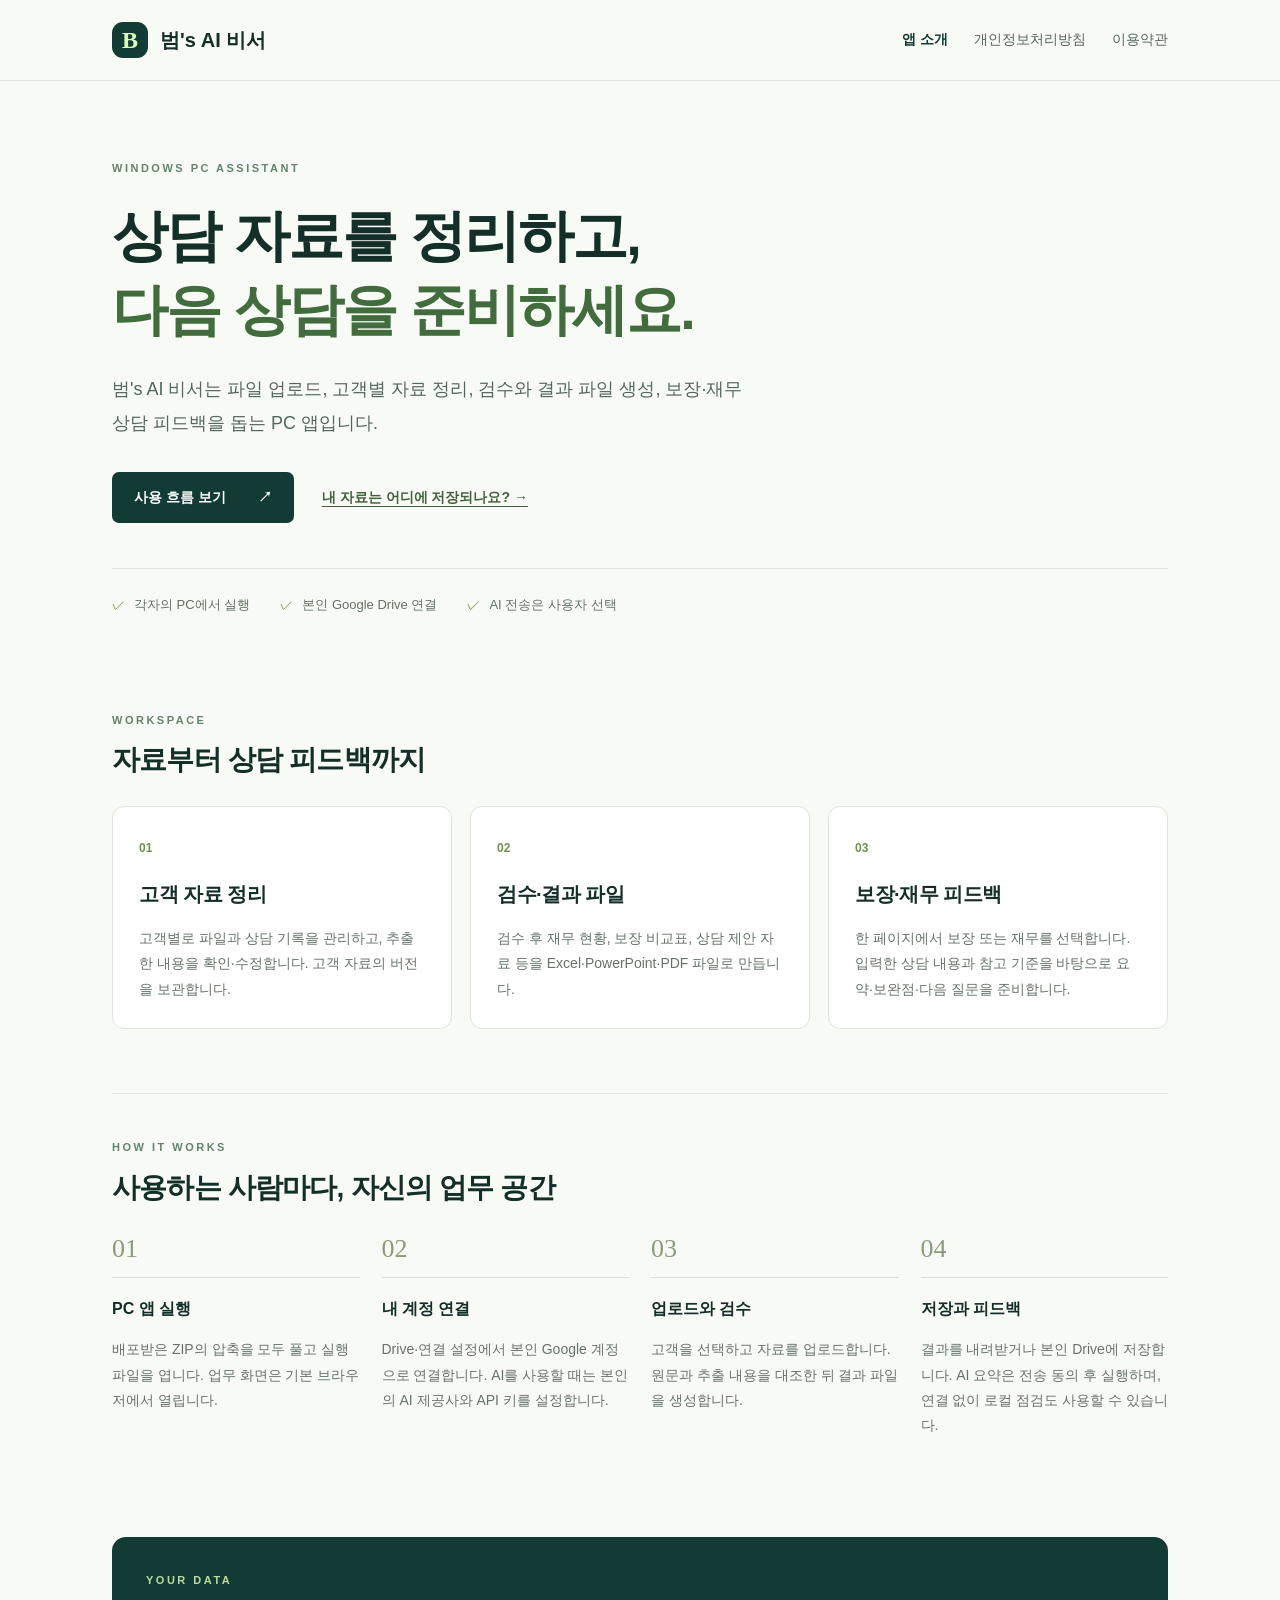
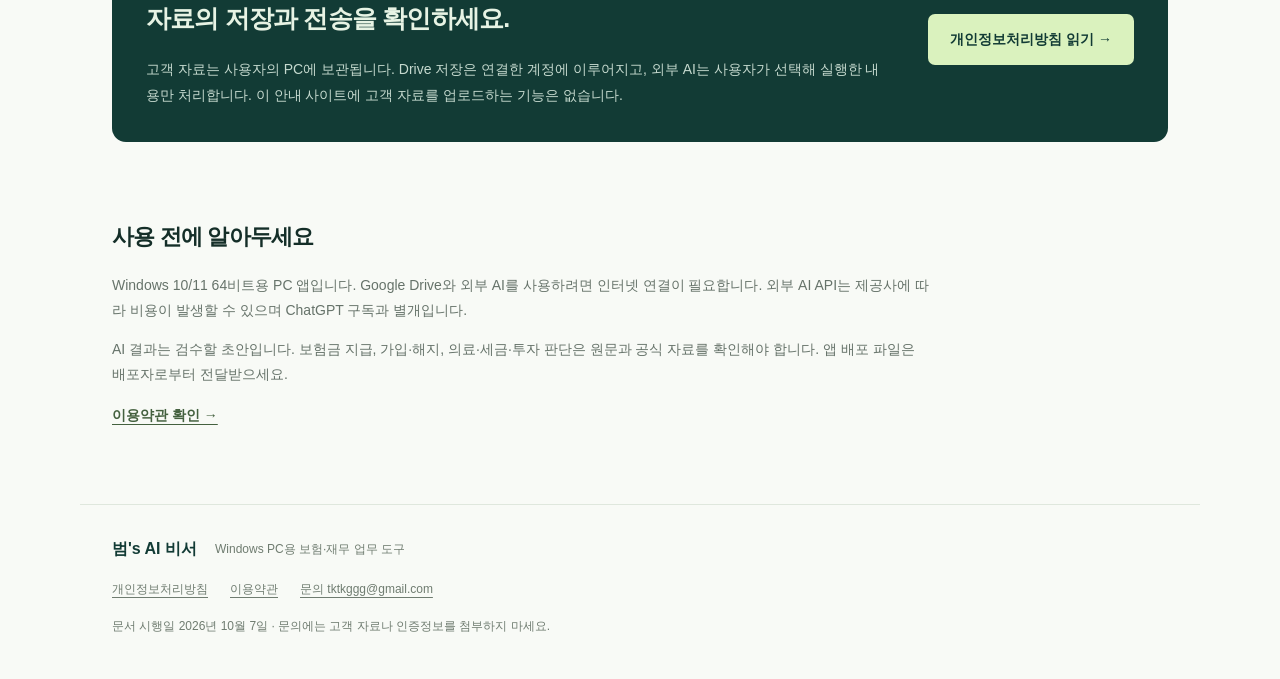
<file: index.html>
<!doctype html>
<html lang="ko"><head><meta charset="utf-8"><meta name="viewport" content="width=device-width,initial-scale=1"><title>앱 소개 · 범&#x27;s AI 비서</title><meta name="description" content="각자의 PC와 Google Drive에서 고객 자료를 관리하는 보험·재무 업무 도구, 범&#x27;s AI 비서."><link rel="icon" type="image/svg+xml" href="data:image/svg+xml,%3Csvg%20xmlns%3D%22http%3A//www.w3.org/2000/svg%22%20viewBox%3D%220%200%2064%2064%22%3E%3Crect%20width%3D%2264%22%20height%3D%2264%22%20rx%3D%2218%22%20fill%3D%22%23123b35%22/%3E%3Cpath%20d%3D%22M20%2018h17c12%200%2013%2014%204%2017%2012%203%208%2015-4%2015H20V18Zm8%207v8h8c6%200%206-8%200-8h-8Zm0%2015v4h9c5%200%205-4%200-4h-9Z%22%20fill%3D%22%23d7ffb6%22/%3E%3C/svg%3E"><link rel="stylesheet" href="styles.css"></head>
<body><a class="skip" href="#main">본문으로 건너뛰기</a><header><div class="bar"><a class="brand" href="./"><span class="mark" aria-hidden="true">B</span>범&#x27;s AI 비서</a><nav aria-label="주요 메뉴"><a href="./" aria-current="page">앱 소개</a><a href="privacy.html">개인정보처리방침</a><a href="terms.html">이용약관</a></nav></div></header><main id="main"><section class="hero"><div class="eyebrow">WINDOWS PC ASSISTANT</div><h1>상담 자료를 정리하고,<br><em>다음 상담을 준비하세요.</em></h1><p class="lead">범's AI 비서는 파일 업로드, 고객별 자료 정리, 검수와 결과 파일 생성, 보장·재무 상담 피드백을 돕는 PC 앱입니다.</p><div class="actions"><a class="button" href="#how">사용 흐름 보기 <span aria-hidden="true">↗</span></a><a class="textlink" href="privacy.html">내 자료는 어디에 저장되나요? →</a></div><div class="strip"><span>각자의 PC에서 실행</span><span>본인 Google Drive 연결</span><span>AI 전송은 사용자 선택</span></div></section>
<section class="section" aria-labelledby="features"><div class="section-top"><div class="eyebrow">WORKSPACE</div><h2 id="features">자료부터 상담 피드백까지</h2></div><div class="cards"><article><span class="number">01</span><h3>고객 자료 정리</h3><p>고객별로 파일과 상담 기록을 관리하고, 추출한 내용을 확인·수정합니다. 고객 자료의 버전을 보관합니다.</p></article><article><span class="number">02</span><h3>검수·결과 파일</h3><p>검수 후 재무 현황, 보장 비교표, 상담 제안 자료 등을 Excel·PowerPoint·PDF 파일로 만듭니다.</p></article><article><span class="number">03</span><h3>보장·재무 피드백</h3><p>한 페이지에서 보장 또는 재무를 선택합니다. 입력한 상담 내용과 참고 기준을 바탕으로 요약·보완점·다음 질문을 준비합니다.</p></article></div></section>
<section class="section flow-section" id="how" aria-labelledby="flow"><div class="section-top"><div class="eyebrow">HOW IT WORKS</div><h2 id="flow">사용하는 사람마다, 자신의 업무 공간</h2></div><ol class="flow"><li><strong>PC 앱 실행</strong><p>배포받은 ZIP의 압축을 모두 풀고 실행 파일을 엽니다. 업무 화면은 기본 브라우저에서 열립니다.</p></li><li><strong>내 계정 연결</strong><p>Drive·연결 설정에서 본인 Google 계정으로 연결합니다. AI를 사용할 때는 본인의 AI 제공사와 API 키를 설정합니다.</p></li><li><strong>업로드와 검수</strong><p>고객을 선택하고 자료를 업로드합니다. 원문과 추출 내용을 대조한 뒤 결과 파일을 생성합니다.</p></li><li><strong>저장과 피드백</strong><p>결과를 내려받거나 본인 Drive에 저장합니다. AI 요약은 전송 동의 후 실행하며, 연결 없이 로컬 점검도 사용할 수 있습니다.</p></li></ol></section>
<section class="section privacy-band"><div><div class="eyebrow">YOUR DATA</div><h2>자료의 저장과 전송을 확인하세요.</h2><p>고객 자료는 사용자의 PC에 보관됩니다. Drive 저장은 연결한 계정에 이루어지고, 외부 AI는 사용자가 선택해 실행한 내용만 처리합니다. 이 안내 사이트에 고객 자료를 업로드하는 기능은 없습니다.</p></div><a class="button light" href="privacy.html">개인정보처리방침 읽기 →</a></section>
<section class="section notes"><h2>사용 전에 알아두세요</h2><p>Windows 10/11 64비트용 PC 앱입니다. Google Drive와 외부 AI를 사용하려면 인터넷 연결이 필요합니다. 외부 AI API는 제공사에 따라 비용이 발생할 수 있으며 ChatGPT 구독과 별개입니다.</p><p>AI 결과는 검수할 초안입니다. 보험금 지급, 가입·해지, 의료·세금·투자 판단은 원문과 공식 자료를 확인해야 합니다. 앱 배포 파일은 배포자로부터 전달받으세요.</p><a class="textlink" href="terms.html">이용약관 확인 →</a></section></main><footer><div><strong>범&#x27;s AI 비서</strong><span>Windows PC용 보험·재무 업무 도구</span></div><nav aria-label="하단 메뉴"><a href="privacy.html">개인정보처리방침</a><a href="terms.html">이용약관</a><a href="mailto:tktkggg@gmail.com">문의 tktkggg@gmail.com</a></nav><p>문서 시행일 2026년 10월 7일 · 문의에는 고객 자료나 인증정보를 첨부하지 마세요.</p></footer></body></html>
</file>
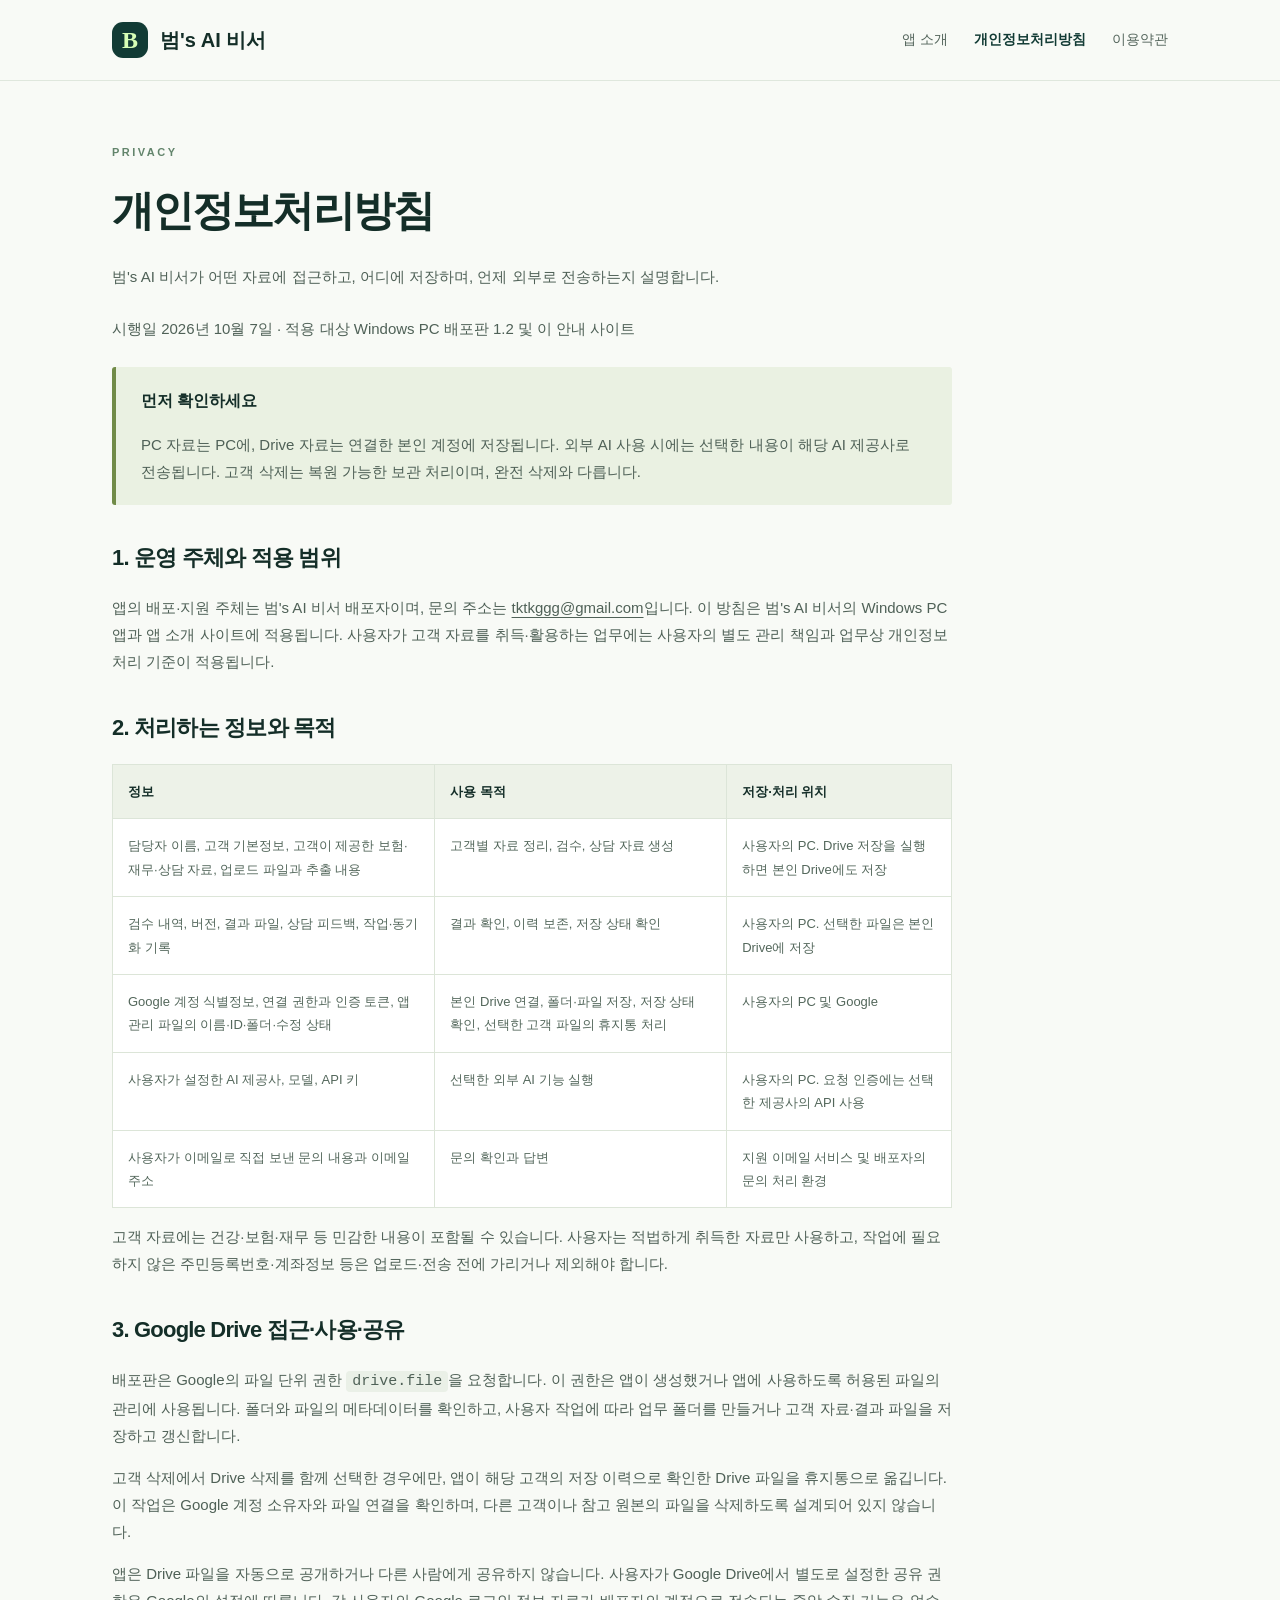
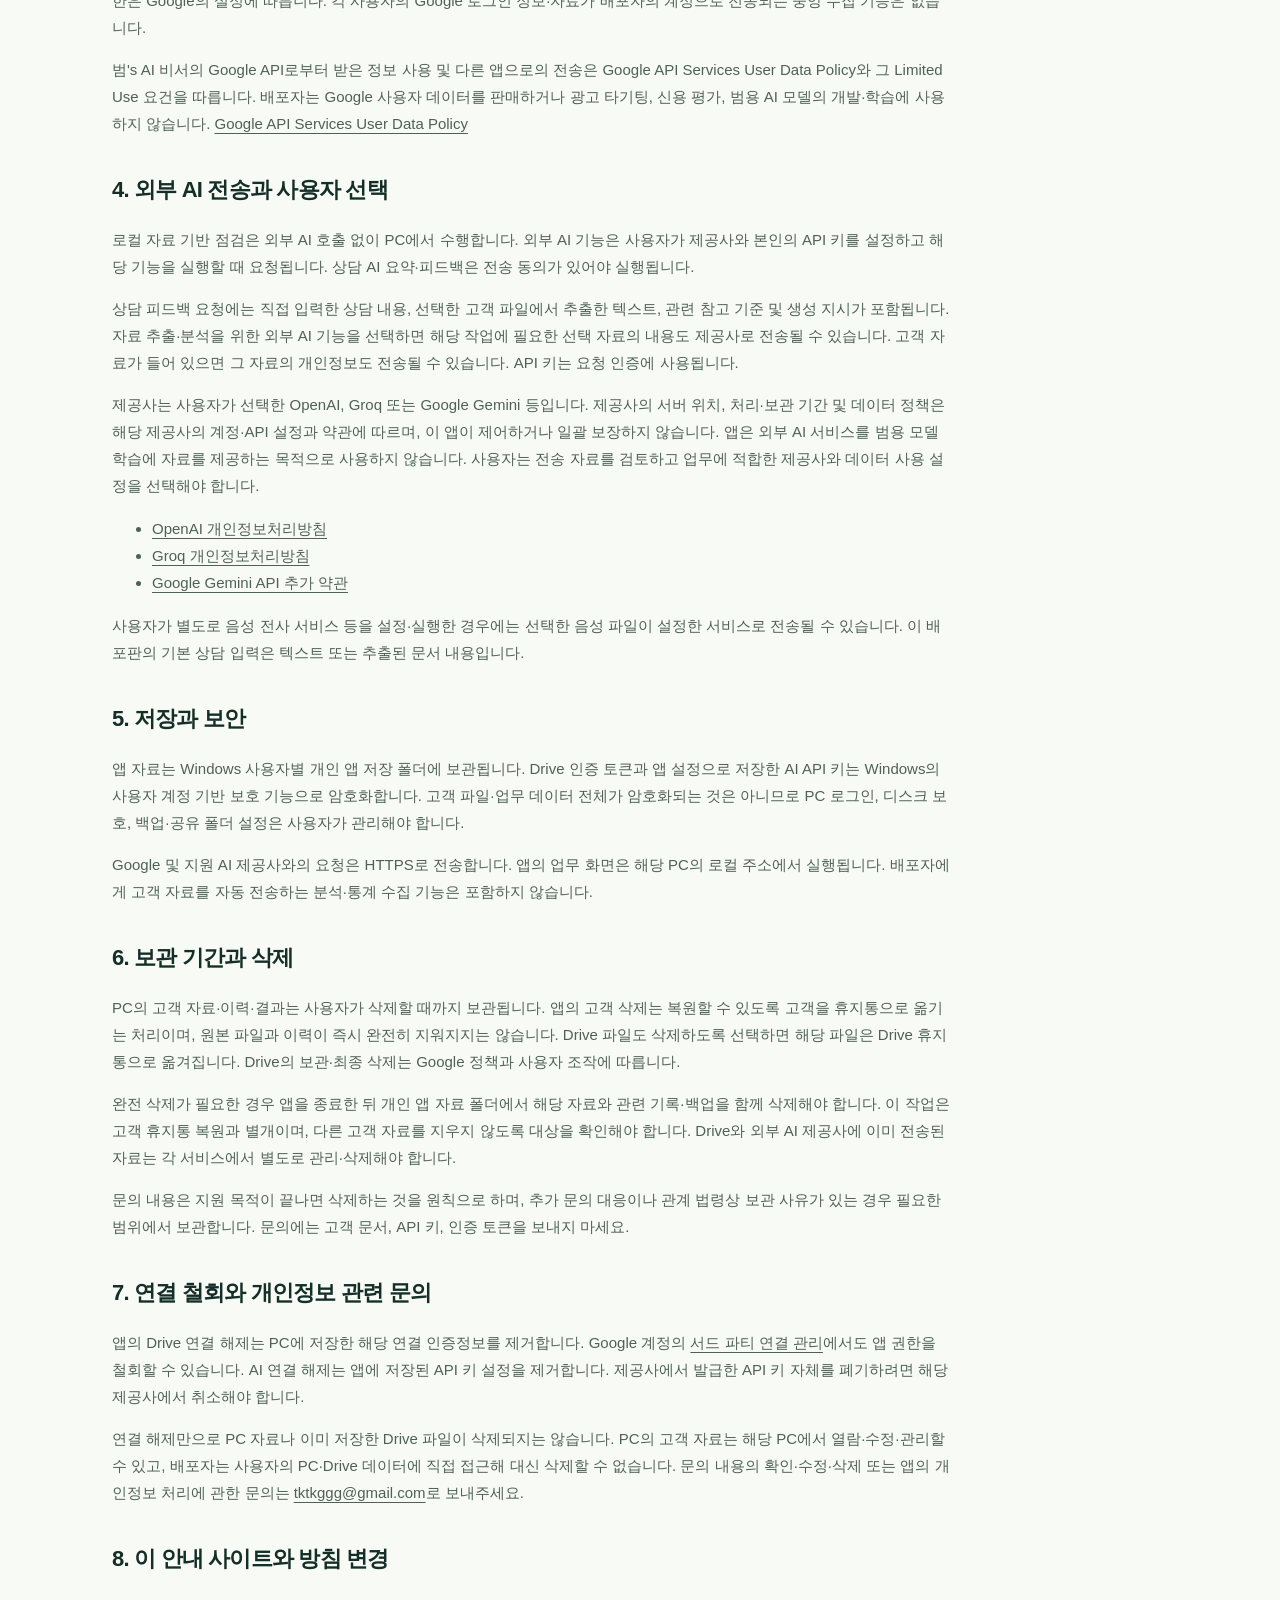
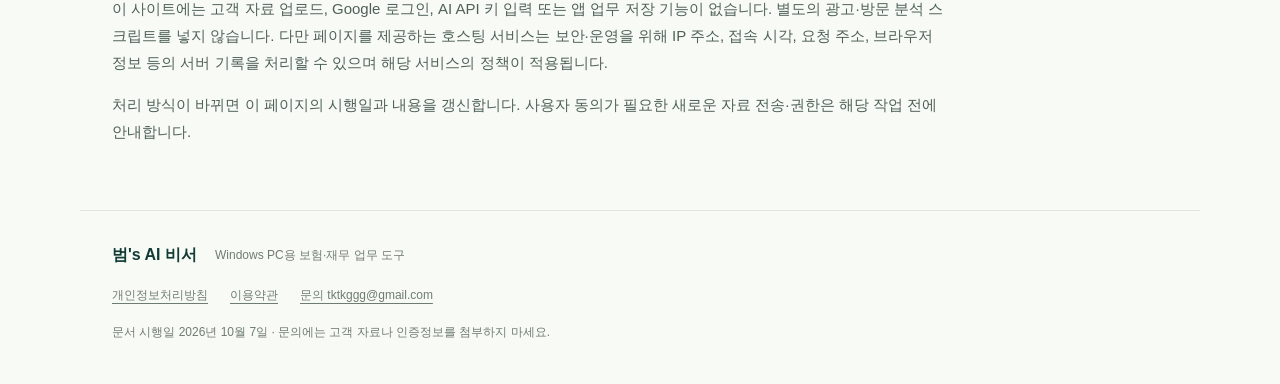
<file: privacy.html>
<!doctype html>
<html lang="ko"><head><meta charset="utf-8"><meta name="viewport" content="width=device-width,initial-scale=1"><title>개인정보처리방침 · 범&#x27;s AI 비서</title><meta name="description" content="범&#x27;s AI 비서의 PC 저장, Google Drive 접근, 외부 AI 전송과 삭제·연결 철회 방법."><link rel="icon" type="image/svg+xml" href="data:image/svg+xml,%3Csvg%20xmlns%3D%22http%3A//www.w3.org/2000/svg%22%20viewBox%3D%220%200%2064%2064%22%3E%3Crect%20width%3D%2264%22%20height%3D%2264%22%20rx%3D%2218%22%20fill%3D%22%23123b35%22/%3E%3Cpath%20d%3D%22M20%2018h17c12%200%2013%2014%204%2017%2012%203%208%2015-4%2015H20V18Zm8%207v8h8c6%200%206-8%200-8h-8Zm0%2015v4h9c5%200%205-4%200-4h-9Z%22%20fill%3D%22%23d7ffb6%22/%3E%3C/svg%3E"><link rel="stylesheet" href="styles.css"></head>
<body><a class="skip" href="#main">본문으로 건너뛰기</a><header><div class="bar"><a class="brand" href="./"><span class="mark" aria-hidden="true">B</span>범&#x27;s AI 비서</a><nav aria-label="주요 메뉴"><a href="./">앱 소개</a><a href="privacy.html" aria-current="page">개인정보처리방침</a><a href="terms.html">이용약관</a></nav></div></header><main id="main"><article class="document"><div class="eyebrow">PRIVACY</div><h1>개인정보처리방침</h1><p class="doc-intro">범's AI 비서가 어떤 자료에 접근하고, 어디에 저장하며, 언제 외부로 전송하는지 설명합니다.</p><p class="date">시행일 2026년 10월 7일 · 적용 대상 Windows PC 배포판 1.2 및 이 안내 사이트</p>
<aside class="summary"><strong>먼저 확인하세요</strong><p>PC 자료는 PC에, Drive 자료는 연결한 본인 계정에 저장됩니다. 외부 AI 사용 시에는 선택한 내용이 해당 AI 제공사로 전송됩니다. 고객 삭제는 복원 가능한 보관 처리이며, 완전 삭제와 다릅니다.</p></aside>
<section><h2>1. 운영 주체와 적용 범위</h2><p>앱의 배포·지원 주체는 범's AI 비서 배포자이며, 문의 주소는 <a href="mailto:tktkggg@gmail.com">tktkggg@gmail.com</a>입니다. 이 방침은 범's AI 비서의 Windows PC 앱과 앱 소개 사이트에 적용됩니다. 사용자가 고객 자료를 취득·활용하는 업무에는 사용자의 별도 관리 책임과 업무상 개인정보 처리 기준이 적용됩니다.</p></section>
<section><h2>2. 처리하는 정보와 목적</h2><div class="table-wrap"><table><thead><tr><th>정보</th><th>사용 목적</th><th>저장·처리 위치</th></tr></thead><tbody><tr><td>담당자 이름, 고객 기본정보, 고객이 제공한 보험·재무·상담 자료, 업로드 파일과 추출 내용</td><td>고객별 자료 정리, 검수, 상담 자료 생성</td><td>사용자의 PC. Drive 저장을 실행하면 본인 Drive에도 저장</td></tr><tr><td>검수 내역, 버전, 결과 파일, 상담 피드백, 작업·동기화 기록</td><td>결과 확인, 이력 보존, 저장 상태 확인</td><td>사용자의 PC. 선택한 파일은 본인 Drive에 저장</td></tr><tr><td>Google 계정 식별정보, 연결 권한과 인증 토큰, 앱 관리 파일의 이름·ID·폴더·수정 상태</td><td>본인 Drive 연결, 폴더·파일 저장, 저장 상태 확인, 선택한 고객 파일의 휴지통 처리</td><td>사용자의 PC 및 Google</td></tr><tr><td>사용자가 설정한 AI 제공사, 모델, API 키</td><td>선택한 외부 AI 기능 실행</td><td>사용자의 PC. 요청 인증에는 선택한 제공사의 API 사용</td></tr><tr><td>사용자가 이메일로 직접 보낸 문의 내용과 이메일 주소</td><td>문의 확인과 답변</td><td>지원 이메일 서비스 및 배포자의 문의 처리 환경</td></tr></tbody></table></div><p>고객 자료에는 건강·보험·재무 등 민감한 내용이 포함될 수 있습니다. 사용자는 적법하게 취득한 자료만 사용하고, 작업에 필요하지 않은 주민등록번호·계좌정보 등은 업로드·전송 전에 가리거나 제외해야 합니다.</p></section>
<section><h2>3. Google Drive 접근·사용·공유</h2><p>배포판은 Google의 파일 단위 권한 <code>drive.file</code>을 요청합니다. 이 권한은 앱이 생성했거나 앱에 사용하도록 허용된 파일의 관리에 사용됩니다. 폴더와 파일의 메타데이터를 확인하고, 사용자 작업에 따라 업무 폴더를 만들거나 고객 자료·결과 파일을 저장하고 갱신합니다.</p><p>고객 삭제에서 Drive 삭제를 함께 선택한 경우에만, 앱이 해당 고객의 저장 이력으로 확인한 Drive 파일을 휴지통으로 옮깁니다. 이 작업은 Google 계정 소유자와 파일 연결을 확인하며, 다른 고객이나 참고 원본의 파일을 삭제하도록 설계되어 있지 않습니다.</p><p>앱은 Drive 파일을 자동으로 공개하거나 다른 사람에게 공유하지 않습니다. 사용자가 Google Drive에서 별도로 설정한 공유 권한은 Google의 설정에 따릅니다. 각 사용자의 Google 로그인 정보·자료가 배포자의 계정으로 전송되는 중앙 수집 기능은 없습니다.</p><p>범's AI 비서의 Google API로부터 받은 정보 사용 및 다른 앱으로의 전송은 Google API Services User Data Policy와 그 Limited Use 요건을 따릅니다. 배포자는 Google 사용자 데이터를 판매하거나 광고 타기팅, 신용 평가, 범용 AI 모델의 개발·학습에 사용하지 않습니다. <a href="https://developers.google.com/terms/api-services-user-data-policy" target="_blank" rel="noopener noreferrer">Google API Services User Data Policy</a></p></section>
<section><h2>4. 외부 AI 전송과 사용자 선택</h2><p>로컬 자료 기반 점검은 외부 AI 호출 없이 PC에서 수행합니다. 외부 AI 기능은 사용자가 제공사와 본인의 API 키를 설정하고 해당 기능을 실행할 때 요청됩니다. 상담 AI 요약·피드백은 전송 동의가 있어야 실행됩니다.</p><p>상담 피드백 요청에는 직접 입력한 상담 내용, 선택한 고객 파일에서 추출한 텍스트, 관련 참고 기준 및 생성 지시가 포함됩니다. 자료 추출·분석을 위한 외부 AI 기능을 선택하면 해당 작업에 필요한 선택 자료의 내용도 제공사로 전송될 수 있습니다. 고객 자료가 들어 있으면 그 자료의 개인정보도 전송될 수 있습니다. API 키는 요청 인증에 사용됩니다.</p><p>제공사는 사용자가 선택한 OpenAI, Groq 또는 Google Gemini 등입니다. 제공사의 서버 위치, 처리·보관 기간 및 데이터 정책은 해당 제공사의 계정·API 설정과 약관에 따르며, 이 앱이 제어하거나 일괄 보장하지 않습니다. 앱은 외부 AI 서비스를 범용 모델 학습에 자료를 제공하는 목적으로 사용하지 않습니다. 사용자는 전송 자료를 검토하고 업무에 적합한 제공사와 데이터 사용 설정을 선택해야 합니다.</p><ul><li><a href="https://openai.com/policies/privacy-policy/" target="_blank" rel="noopener noreferrer">OpenAI 개인정보처리방침</a></li><li><a href="https://groq.com/privacy-policy/" target="_blank" rel="noopener noreferrer">Groq 개인정보처리방침</a></li><li><a href="https://ai.google.dev/gemini-api/terms" target="_blank" rel="noopener noreferrer">Google Gemini API 추가 약관</a></li></ul><p>사용자가 별도로 음성 전사 서비스 등을 설정·실행한 경우에는 선택한 음성 파일이 설정한 서비스로 전송될 수 있습니다. 이 배포판의 기본 상담 입력은 텍스트 또는 추출된 문서 내용입니다.</p></section>
<section><h2>5. 저장과 보안</h2><p>앱 자료는 Windows 사용자별 개인 앱 저장 폴더에 보관됩니다. Drive 인증 토큰과 앱 설정으로 저장한 AI API 키는 Windows의 사용자 계정 기반 보호 기능으로 암호화합니다. 고객 파일·업무 데이터 전체가 암호화되는 것은 아니므로 PC 로그인, 디스크 보호, 백업·공유 폴더 설정은 사용자가 관리해야 합니다.</p><p>Google 및 지원 AI 제공사와의 요청은 HTTPS로 전송합니다. 앱의 업무 화면은 해당 PC의 로컬 주소에서 실행됩니다. 배포자에게 고객 자료를 자동 전송하는 분석·통계 수집 기능은 포함하지 않습니다.</p></section>
<section><h2>6. 보관 기간과 삭제</h2><p>PC의 고객 자료·이력·결과는 사용자가 삭제할 때까지 보관됩니다. 앱의 고객 삭제는 복원할 수 있도록 고객을 휴지통으로 옮기는 처리이며, 원본 파일과 이력이 즉시 완전히 지워지지는 않습니다. Drive 파일도 삭제하도록 선택하면 해당 파일은 Drive 휴지통으로 옮겨집니다. Drive의 보관·최종 삭제는 Google 정책과 사용자 조작에 따릅니다.</p><p>완전 삭제가 필요한 경우 앱을 종료한 뒤 개인 앱 자료 폴더에서 해당 자료와 관련 기록·백업을 함께 삭제해야 합니다. 이 작업은 고객 휴지통 복원과 별개이며, 다른 고객 자료를 지우지 않도록 대상을 확인해야 합니다. Drive와 외부 AI 제공사에 이미 전송된 자료는 각 서비스에서 별도로 관리·삭제해야 합니다.</p><p>문의 내용은 지원 목적이 끝나면 삭제하는 것을 원칙으로 하며, 추가 문의 대응이나 관계 법령상 보관 사유가 있는 경우 필요한 범위에서 보관합니다. 문의에는 고객 문서, API 키, 인증 토큰을 보내지 마세요.</p></section>
<section><h2>7. 연결 철회와 개인정보 관련 문의</h2><p>앱의 Drive 연결 해제는 PC에 저장한 해당 연결 인증정보를 제거합니다. Google 계정의 <a href="https://myaccount.google.com/connections" target="_blank" rel="noopener noreferrer">서드 파티 연결 관리</a>에서도 앱 권한을 철회할 수 있습니다. AI 연결 해제는 앱에 저장된 API 키 설정을 제거합니다. 제공사에서 발급한 API 키 자체를 폐기하려면 해당 제공사에서 취소해야 합니다.</p><p>연결 해제만으로 PC 자료나 이미 저장한 Drive 파일이 삭제되지는 않습니다. PC의 고객 자료는 해당 PC에서 열람·수정·관리할 수 있고, 배포자는 사용자의 PC·Drive 데이터에 직접 접근해 대신 삭제할 수 없습니다. 문의 내용의 확인·수정·삭제 또는 앱의 개인정보 처리에 관한 문의는 <a href="mailto:tktkggg@gmail.com">tktkggg@gmail.com</a>로 보내주세요.</p></section>
<section><h2>8. 이 안내 사이트와 방침 변경</h2><p>이 사이트에는 고객 자료 업로드, Google 로그인, AI API 키 입력 또는 앱 업무 저장 기능이 없습니다. 별도의 광고·방문 분석 스크립트를 넣지 않습니다. 다만 페이지를 제공하는 호스팅 서비스는 보안·운영을 위해 IP 주소, 접속 시각, 요청 주소, 브라우저 정보 등의 서버 기록을 처리할 수 있으며 해당 서비스의 정책이 적용됩니다.</p><p>처리 방식이 바뀌면 이 페이지의 시행일과 내용을 갱신합니다. 사용자 동의가 필요한 새로운 자료 전송·권한은 해당 작업 전에 안내합니다.</p></section></article></main><footer><div><strong>범&#x27;s AI 비서</strong><span>Windows PC용 보험·재무 업무 도구</span></div><nav aria-label="하단 메뉴"><a href="privacy.html">개인정보처리방침</a><a href="terms.html">이용약관</a><a href="mailto:tktkggg@gmail.com">문의 tktkggg@gmail.com</a></nav><p>문서 시행일 2026년 10월 7일 · 문의에는 고객 자료나 인증정보를 첨부하지 마세요.</p></footer></body></html>
</file>
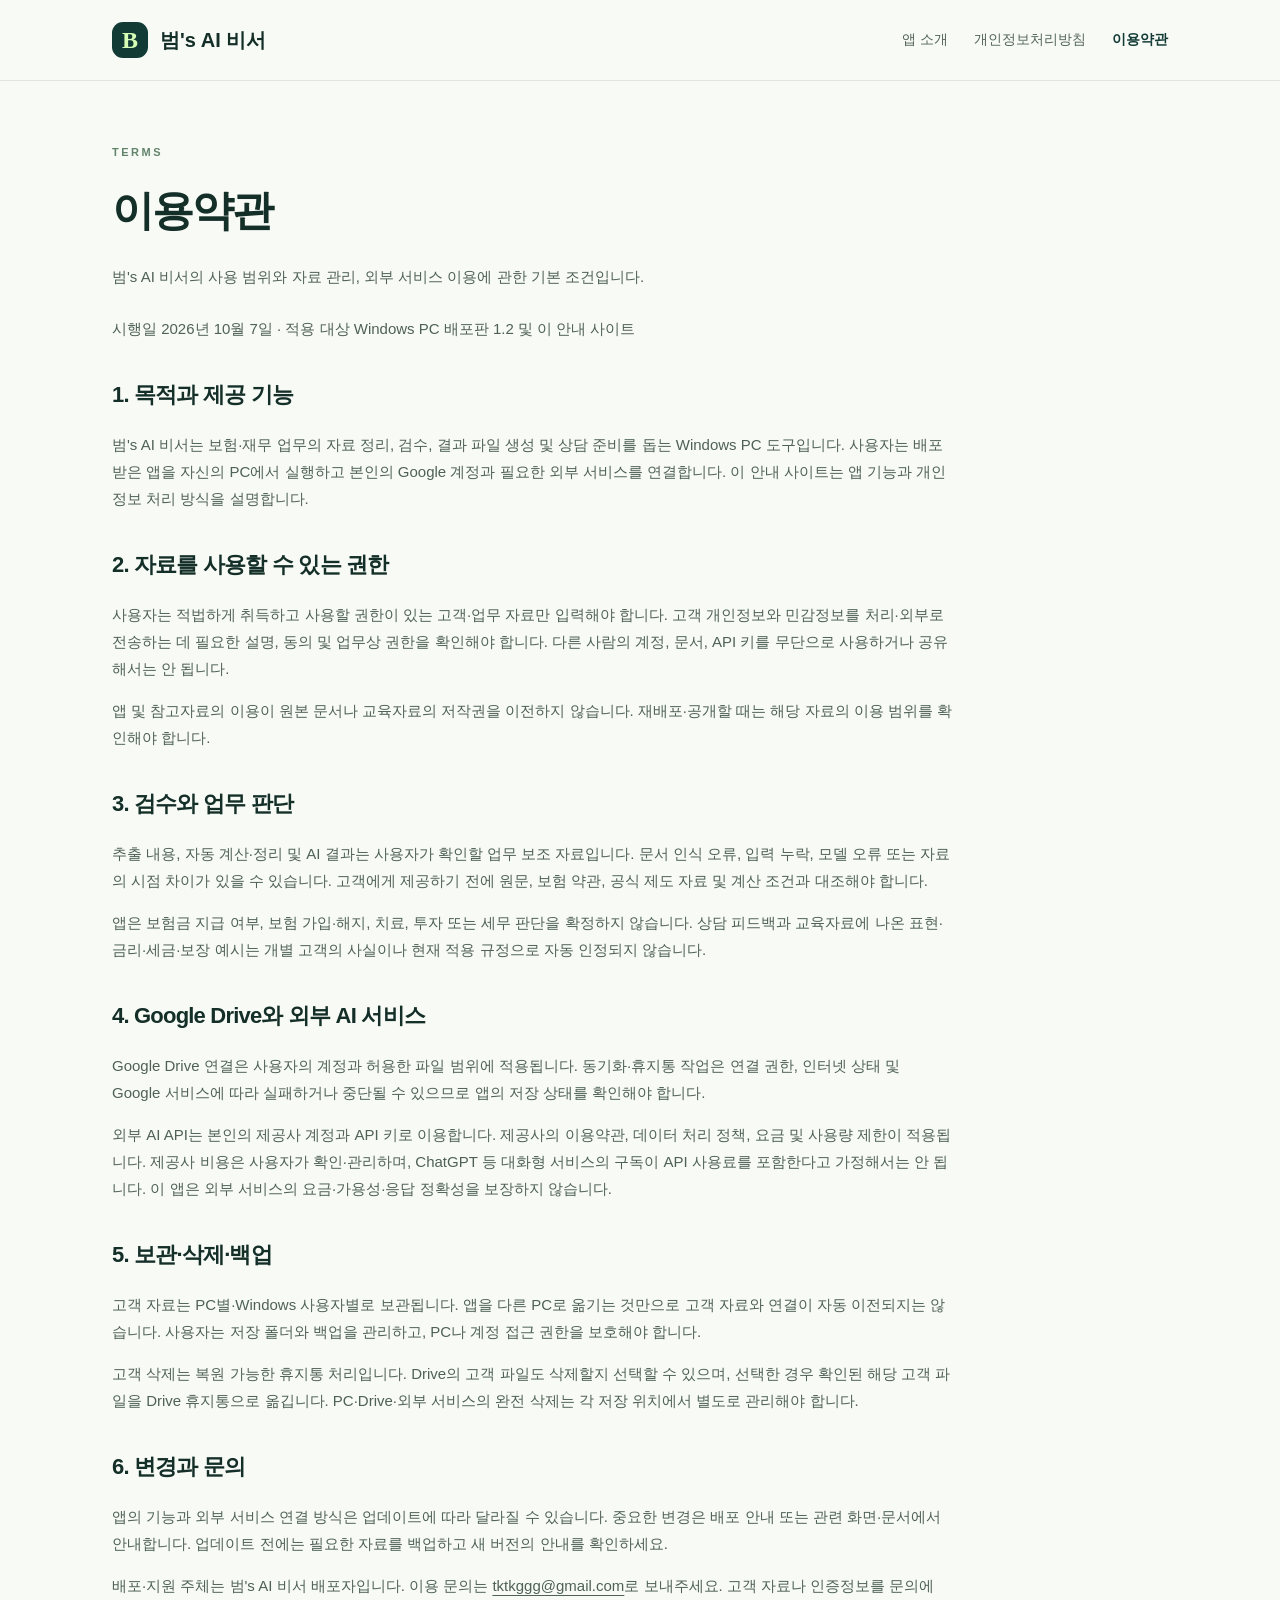
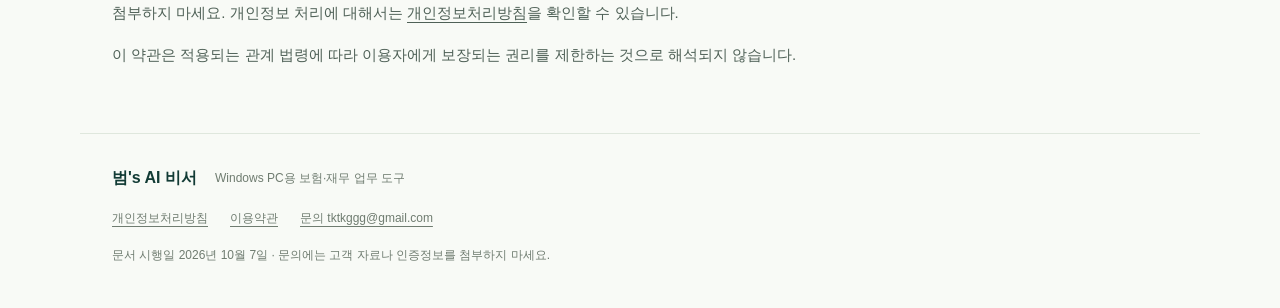
<file: terms.html>
<!doctype html>
<html lang="ko"><head><meta charset="utf-8"><meta name="viewport" content="width=device-width,initial-scale=1"><title>이용약관 · 범&#x27;s AI 비서</title><meta name="description" content="범&#x27;s AI 비서의 사용 범위, 검수와 자료 관리, 외부 서비스 이용 조건."><link rel="icon" type="image/svg+xml" href="data:image/svg+xml,%3Csvg%20xmlns%3D%22http%3A//www.w3.org/2000/svg%22%20viewBox%3D%220%200%2064%2064%22%3E%3Crect%20width%3D%2264%22%20height%3D%2264%22%20rx%3D%2218%22%20fill%3D%22%23123b35%22/%3E%3Cpath%20d%3D%22M20%2018h17c12%200%2013%2014%204%2017%2012%203%208%2015-4%2015H20V18Zm8%207v8h8c6%200%206-8%200-8h-8Zm0%2015v4h9c5%200%205-4%200-4h-9Z%22%20fill%3D%22%23d7ffb6%22/%3E%3C/svg%3E"><link rel="stylesheet" href="styles.css"></head>
<body><a class="skip" href="#main">본문으로 건너뛰기</a><header><div class="bar"><a class="brand" href="./"><span class="mark" aria-hidden="true">B</span>범&#x27;s AI 비서</a><nav aria-label="주요 메뉴"><a href="./">앱 소개</a><a href="privacy.html">개인정보처리방침</a><a href="terms.html" aria-current="page">이용약관</a></nav></div></header><main id="main"><article class="document"><div class="eyebrow">TERMS</div><h1>이용약관</h1><p class="doc-intro">범's AI 비서의 사용 범위와 자료 관리, 외부 서비스 이용에 관한 기본 조건입니다.</p><p class="date">시행일 2026년 10월 7일 · 적용 대상 Windows PC 배포판 1.2 및 이 안내 사이트</p>
<section><h2>1. 목적과 제공 기능</h2><p>범's AI 비서는 보험·재무 업무의 자료 정리, 검수, 결과 파일 생성 및 상담 준비를 돕는 Windows PC 도구입니다. 사용자는 배포받은 앱을 자신의 PC에서 실행하고 본인의 Google 계정과 필요한 외부 서비스를 연결합니다. 이 안내 사이트는 앱 기능과 개인정보 처리 방식을 설명합니다.</p></section>
<section><h2>2. 자료를 사용할 수 있는 권한</h2><p>사용자는 적법하게 취득하고 사용할 권한이 있는 고객·업무 자료만 입력해야 합니다. 고객 개인정보와 민감정보를 처리·외부로 전송하는 데 필요한 설명, 동의 및 업무상 권한을 확인해야 합니다. 다른 사람의 계정, 문서, API 키를 무단으로 사용하거나 공유해서는 안 됩니다.</p><p>앱 및 참고자료의 이용이 원본 문서나 교육자료의 저작권을 이전하지 않습니다. 재배포·공개할 때는 해당 자료의 이용 범위를 확인해야 합니다.</p></section>
<section><h2>3. 검수와 업무 판단</h2><p>추출 내용, 자동 계산·정리 및 AI 결과는 사용자가 확인할 업무 보조 자료입니다. 문서 인식 오류, 입력 누락, 모델 오류 또는 자료의 시점 차이가 있을 수 있습니다. 고객에게 제공하기 전에 원문, 보험 약관, 공식 제도 자료 및 계산 조건과 대조해야 합니다.</p><p>앱은 보험금 지급 여부, 보험 가입·해지, 치료, 투자 또는 세무 판단을 확정하지 않습니다. 상담 피드백과 교육자료에 나온 표현·금리·세금·보장 예시는 개별 고객의 사실이나 현재 적용 규정으로 자동 인정되지 않습니다.</p></section>
<section><h2>4. Google Drive와 외부 AI 서비스</h2><p>Google Drive 연결은 사용자의 계정과 허용한 파일 범위에 적용됩니다. 동기화·휴지통 작업은 연결 권한, 인터넷 상태 및 Google 서비스에 따라 실패하거나 중단될 수 있으므로 앱의 저장 상태를 확인해야 합니다.</p><p>외부 AI API는 본인의 제공사 계정과 API 키로 이용합니다. 제공사의 이용약관, 데이터 처리 정책, 요금 및 사용량 제한이 적용됩니다. 제공사 비용은 사용자가 확인·관리하며, ChatGPT 등 대화형 서비스의 구독이 API 사용료를 포함한다고 가정해서는 안 됩니다. 이 앱은 외부 서비스의 요금·가용성·응답 정확성을 보장하지 않습니다.</p></section>
<section><h2>5. 보관·삭제·백업</h2><p>고객 자료는 PC별·Windows 사용자별로 보관됩니다. 앱을 다른 PC로 옮기는 것만으로 고객 자료와 연결이 자동 이전되지는 않습니다. 사용자는 저장 폴더와 백업을 관리하고, PC나 계정 접근 권한을 보호해야 합니다.</p><p>고객 삭제는 복원 가능한 휴지통 처리입니다. Drive의 고객 파일도 삭제할지 선택할 수 있으며, 선택한 경우 확인된 해당 고객 파일을 Drive 휴지통으로 옮깁니다. PC·Drive·외부 서비스의 완전 삭제는 각 저장 위치에서 별도로 관리해야 합니다.</p></section>
<section><h2>6. 변경과 문의</h2><p>앱의 기능과 외부 서비스 연결 방식은 업데이트에 따라 달라질 수 있습니다. 중요한 변경은 배포 안내 또는 관련 화면·문서에서 안내합니다. 업데이트 전에는 필요한 자료를 백업하고 새 버전의 안내를 확인하세요.</p><p>배포·지원 주체는 범's AI 비서 배포자입니다. 이용 문의는 <a href="mailto:tktkggg@gmail.com">tktkggg@gmail.com</a>로 보내주세요. 고객 자료나 인증정보를 문의에 첨부하지 마세요. 개인정보 처리에 대해서는 <a href="privacy.html">개인정보처리방침</a>을 확인할 수 있습니다.</p><p>이 약관은 적용되는 관계 법령에 따라 이용자에게 보장되는 권리를 제한하는 것으로 해석되지 않습니다.</p></section></article></main><footer><div><strong>범&#x27;s AI 비서</strong><span>Windows PC용 보험·재무 업무 도구</span></div><nav aria-label="하단 메뉴"><a href="privacy.html">개인정보처리방침</a><a href="terms.html">이용약관</a><a href="mailto:tktkggg@gmail.com">문의 tktkggg@gmail.com</a></nav><p>문서 시행일 2026년 10월 7일 · 문의에는 고객 자료나 인증정보를 첨부하지 마세요.</p></footer></body></html>
</file>
<file: styles.css>
*{box-sizing:border-box}html{scroll-behavior:smooth;scroll-padding-top:100px}body{margin:0;background:#f8faf6;color:#142e28;font-family:"Segoe UI","Malgun Gothic",sans-serif;font-size:16px;line-height:1.8}a{color:inherit;text-underline-offset:4px}a:focus-visible{outline:3px solid #547c27;outline-offset:5px}header{border-bottom:1px solid #dfe7dd;background:#f8faf6}.bar{max-width:1120px;margin:auto;padding:22px 32px;display:flex;align-items:center;justify-content:space-between;gap:25px}.brand{display:flex;align-items:center;gap:12px;font-weight:700;font-size:20px;text-decoration:none;white-space:nowrap}.mark{display:grid;place-items:center;width:36px;height:36px;border-radius:11px;background:#123b35;color:#d7ffb6;font:700 24px Georgia}.bar nav{display:flex;gap:26px;font-size:14px}.bar nav a{text-decoration:none;color:#54655c}.bar nav a[aria-current]{color:#123b35;font-weight:700}main{max-width:1120px;margin:auto;padding:0 32px}.hero{padding:78px 0 50px}.eyebrow{font-size:11px;letter-spacing:2.5px;font-weight:800;color:#62846b}h1{font-size:clamp(34px,4.5vw,56px);font-weight:750;line-height:1.32;letter-spacing:-1.9px;margin:20px 0 25px}h1 em{font-style:normal;color:#426c3d}.lead{max-width:650px;font-size:18px;color:#53675b;line-height:1.9}.actions{display:flex;align-items:center;gap:28px;margin:32px 0 45px;flex-wrap:wrap}.button{display:inline-flex;justify-content:space-between;align-items:center;gap:32px;padding:13px 22px;background:#123b35;color:white;border-radius:7px;font-size:14px;font-weight:650;text-decoration:none}.textlink{font-size:14px;font-weight:650;color:#44613f}.strip{display:flex;gap:30px;border-top:1px solid #dfe7dd;padding-top:24px;font-size:13px;color:#617262}.strip span:before{content:'✓';margin-right:9px;color:#587e2c}.section{padding:44px 0}.section-top{margin-bottom:25px}h2{font-size:28px;line-height:1.5;letter-spacing:-.8px;margin:9px 0 20px}h3{font-size:20px;margin:14px 0 12px;letter-spacing:-.5px}.cards{display:grid;grid-template-columns:repeat(3,1fr);gap:18px}.cards article{padding:26px;border:1px solid #dce5d8;border-radius:12px;background:white}.cards p{font-size:14px;color:#66736a;margin-bottom:0}.number{font-size:12px;font-weight:700;color:#72924e}.flow-section{border-top:1px solid #dfe7dd;margin-top:20px}.flow{padding:0;list-style:none;counter-reset:step;display:grid;grid-template-columns:repeat(4,1fr);gap:22px}.flow li:before{counter-increment:step;content:counter(step,decimal-leading-zero);display:block;color:#8a9b79;font:26px Georgia;border-bottom:1px solid #d9e1d5;padding-bottom:13px;margin-bottom:17px}.flow strong{font-size:16px}.flow p{font-size:14px;color:#66736a}.privacy-band{background:#123b35;color:#e7f3e4;padding:34px;border-radius:14px;display:flex;align-items:center;gap:42px;margin:25px 0}.privacy-band>div{flex:1}.privacy-band .eyebrow{color:#bada9e}.privacy-band h2{font-size:25px}.privacy-band p{font-size:14px;color:#c5d9ce;margin-bottom:0}.button.light{background:#daf2be;color:#123b35;white-space:nowrap}.notes{max-width:820px}.notes h2{font-size:22px}.notes p{color:#66736a;font-size:14px}footer{max-width:1120px;margin:30px auto 0;padding:30px 32px;border-top:1px solid #dfe7dd;color:#6f7c70;font-size:12px}footer>div{display:flex;gap:18px;align-items:center}footer strong{color:#123b35;font-size:16px}footer nav{display:flex;gap:22px;margin-top:15px;flex-wrap:wrap}footer p{margin-top:15px}.document{max-width:840px;padding:62px 0 20px}.document h1{font-size:42px}.doc-intro{font-size:18px;color:#53675b;max-width:690px}.date{font-size:12px;color:#7b8a78;margin:25px 0}.document section{margin-top:36px}.document h2{font-size:22px}.document p,.document li{font-size:15px;color:#4f6157}.summary{background:#eaf1e2;border-left:4px solid #718b48;padding:20px 25px;border-radius:3px}.summary p{margin-bottom:0}.table-wrap{overflow-x:auto}table{border-collapse:collapse;width:100%;min-width:560px;font-size:13px}th,td{text-align:left;padding:15px;border:1px solid #dce5d8;vertical-align:top}th{background:#edf2e8;font-weight:700}td{background:white;color:#53675b}code{font-family:Consolas,monospace;background:#eaf0e7;padding:2px 6px;border-radius:4px}.skip{position:absolute;left:15px;top:-100px;background:#123b35;color:white;padding:12px 18px;z-index:10}.skip:focus{top:10px}@media(max-width:760px){.bar{align-items:flex-start;flex-direction:column;padding:20px 22px;gap:17px}.bar nav{gap:22px;font-size:12px;flex-wrap:wrap}main{padding:0 22px}.hero{padding-top:45px}.lead{font-size:16px}.strip{flex-direction:column;gap:8px}.cards{grid-template-columns:1fr}.flow{grid-template-columns:1fr 1fr;gap:20px}.privacy-band{padding:25px;align-items:flex-start;flex-direction:column;gap:22px}.document{padding-top:40px}.document h1{font-size:34px}.document h2{font-size:20px}.document p,.document li{font-size:14px}footer{padding:25px 22px}footer>div{align-items:flex-start;flex-direction:column;gap:3px}}@media(prefers-reduced-motion:reduce){html{scroll-behavior:auto}}
</file>
